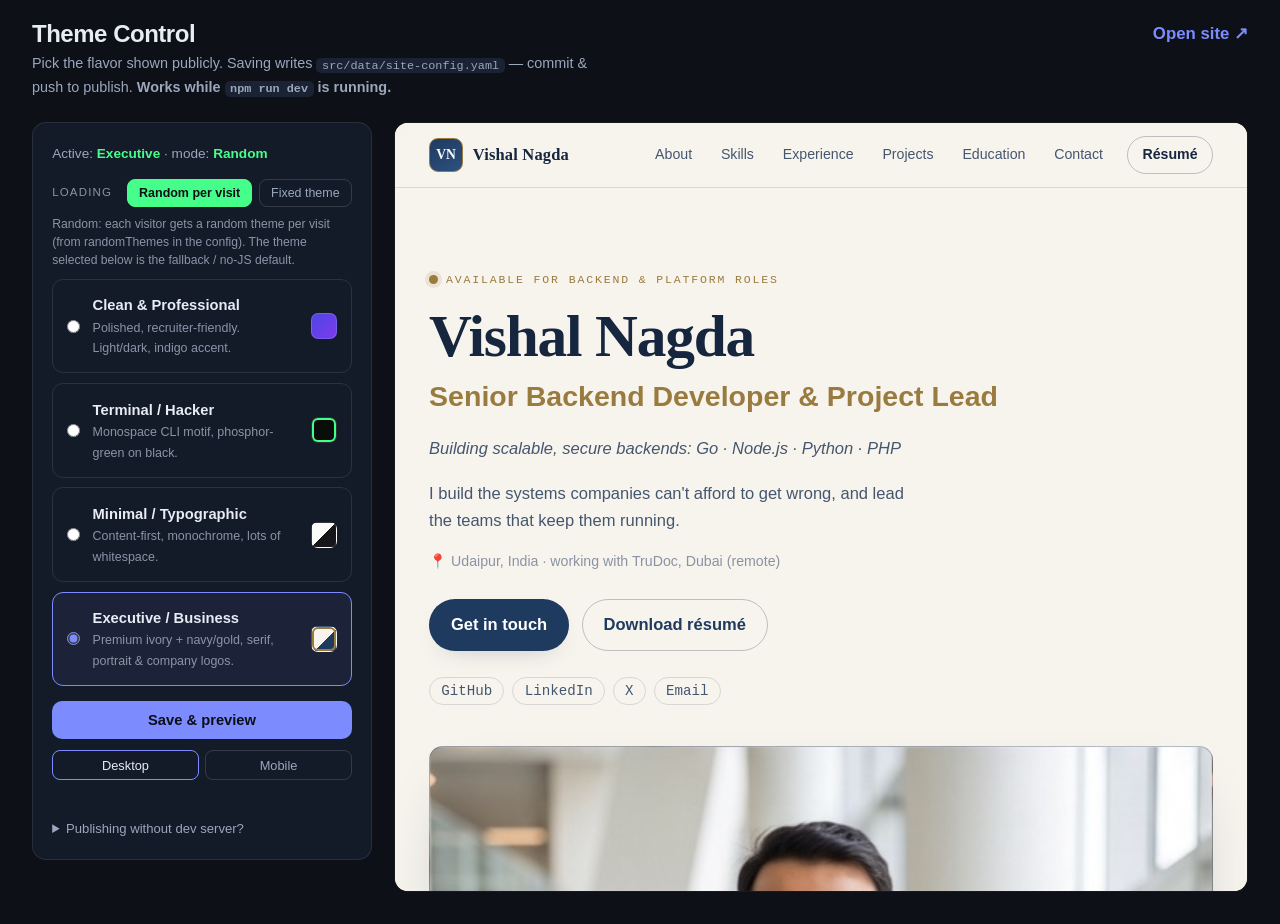
<file: admin/index.html>
<!DOCTYPE html><html lang="en" data-theme="executive" data-default-theme="executive" data-theme-mode="random" data-random-pool="clean,terminal,minimal,executive"> <head><meta charset="utf-8"><meta name="viewport" content="width=device-width, initial-scale=1"><script>
      (function () {
        try {
          var root = document.documentElement;
          var path = location.pathname.replace(/\/+$/, '');
          if (path.slice(-6) === '/admin') return;
          // `valid` = all selectable themes (for ?theme= / saved preview).
          // `randomPool` = themes eligible for random per-visit (driven by config).
          var valid = ['clean', 'terminal', 'minimal', 'executive'];
          var randomPool = (root.getAttribute('data-random-pool') || '')
            .split(',').map(function (s) { return s.trim(); })
            .filter(function (s) { return valid.indexOf(s) !== -1; });
          if (!randomPool.length) randomPool = ['clean', 'terminal', 'minimal'];
          var inIframe = window.self !== window.top;
          var q = new URLSearchParams(location.search).get('theme');

          if (!inIframe) {
            if (q === 'reset' || q === 'default') localStorage.removeItem('preview-theme');
            else if (q && valid.indexOf(q) !== -1) localStorage.setItem('preview-theme', q);
          }

          var override = (q && valid.indexOf(q) !== -1) ? q : null;
          if (!override && !inIframe) {
            var stored = localStorage.getItem('preview-theme');
            if (stored && valid.indexOf(stored) !== -1) override = stored;
          }
          if (override) { root.setAttribute('data-theme', override); return; }

          if (!inIframe && root.getAttribute('data-theme-mode') === 'random') {
            root.setAttribute('data-theme', randomPool[Math.floor(Math.random() * randomPool.length)]);
          }
        } catch (e) {}
      })();
    </script><title>Theme Admin — Vishal Nagda</title><meta name="description" content="Private theme control panel"><meta name="robots" content="noindex, nofollow"><link rel="canonical" href="https://vishalnagda.dev/admin/"><!-- Open Graph --><meta property="og:type" content="website"><meta property="og:title" content="Theme Admin — Vishal Nagda"><meta property="og:description" content="Private theme control panel"><meta property="og:url" content="https://vishalnagda.dev/admin/"><meta property="og:image" content="https://vishalnagda.dev/og-image.svg"><meta property="og:site_name" content="Vishal Nagda"><!-- Twitter --><meta name="twitter:card" content="summary_large_image"><meta name="twitter:title" content="Theme Admin — Vishal Nagda"><meta name="twitter:description" content="Private theme control panel"><meta name="twitter:image" content="https://vishalnagda.dev/og-image.svg"><meta name="twitter:creator" content="@vishalnagda1"><meta name="author" content="Vishal Nagda"><meta name="theme-color" content="#0b0f17"><link rel="icon" href="/favicon.svg" type="image/svg+xml"><!-- Structured data --><script type="application/ld+json">{"@context":"https://schema.org","@type":"Person","name":"Vishal Nagda","jobTitle":"Senior Backend Developer & Project Lead","url":"https://vishalnagda.dev","email":"vishalnagda1@gmail.com","sameAs":["https://github.com/vishalnagda1","https://www.linkedin.com/in/vishalnagda1/","https://twitter.com/vishalnagda1"]}</script><link rel="stylesheet" href="/_astro/index.DijFONap.css">
<style>body:has(.admin){background:#0d1017}.admin{color:#e7ecf5;font-family:var(--font-sans);min-height:100vh;padding:1.25rem clamp(1rem,3vw,2rem) 2rem}.admin__bar{display:flex;justify-content:space-between;align-items:flex-start;gap:1rem;flex-wrap:wrap;margin-bottom:1.4rem}.admin__title{font-size:1.5rem}.admin__sub{color:#9aa7bd;font-size:.9rem;max-width:70ch;margin-top:.3rem}.admin__sub code,.admin__fallback code{font-family:var(--font-mono);background:#1b2233;padding:.05rem .35rem;border-radius:5px;font-size:.82em}.admin__home{color:#7c8cff;font-weight:600;white-space:nowrap}.admin__layout{display:grid;grid-template-columns:340px 1fr;gap:1.4rem;align-items:start}.admin__panel{background:#131a28;border:1px solid rgba(255,255,255,.09);border-radius:14px;padding:1.2rem;position:sticky;top:1rem}.admin__current{font-size:.85rem;color:#9aa7bd;margin-bottom:.9rem}.admin__current strong{color:#46ff8a;text-transform:capitalize}.admin__mode{display:flex;align-items:center;gap:.4rem;margin-bottom:.5rem}.admin__mode-title{font-size:.72rem;text-transform:uppercase;letter-spacing:.1em;color:#8b94a7;margin-right:auto}.admin__modebtn{background:transparent;color:#9aa7bd;border:1px solid rgba(255,255,255,.14);border-radius:8px;padding:.35rem .7rem;cursor:pointer;font-size:.78rem}.admin__modebtn.is-on{color:#0b0f17;background:#46ff8a;border-color:#46ff8a;font-weight:700}.admin__hint{font-size:.76rem;color:#8b94a7;line-height:1.5;margin-bottom:.6rem;min-height:1.2rem}.admin__opt{display:flex;align-items:center;gap:.8rem;padding:.85rem;border:1px solid rgba(255,255,255,.1);border-radius:11px;margin-bottom:.6rem;cursor:pointer;transition:border-color .15s,background .15s}.admin__opt:hover{border-color:#7c8cff99}.admin__opt.is-selected{border-color:#7c8cff;background:#7c8cff14}.admin__opt input{accent-color:#7c8cff}.admin__opt-main{display:flex;flex-direction:column;flex:1}.admin__opt-name{font-weight:600;font-size:.92rem}.admin__opt-desc{color:#8b94a7;font-size:.78rem}.admin__swatch{width:26px;height:26px;border-radius:7px;flex-shrink:0;border:1px solid rgba(255,255,255,.15)}.admin__swatch[data-swatch=clean]{background:linear-gradient(135deg,#4f46e5,#7c3aed)}.admin__swatch[data-swatch=terminal]{background:#0a0e0a;box-shadow:inset 0 0 0 2px #46ff8a}.admin__swatch[data-swatch=minimal]{background:linear-gradient(135deg,#fbfbf9 50%,#16161a 50%)}.admin__swatch[data-swatch=executive]{background:linear-gradient(135deg,#f7f4ee 55%,#1f3a5f 55%);box-shadow:inset 0 0 0 2px #9a7b3f}.admin__actions{display:flex;flex-direction:column;gap:.7rem;margin-top:.9rem}.admin__save{background:#7c8cff;color:#0b0f17;border:none;font-weight:700;padding:.7rem 1rem;border-radius:10px;cursor:pointer;font-size:.92rem}.admin__save:hover{background:#94a1ff}.admin__save:disabled{opacity:.6;cursor:default}.admin__viewport{display:flex;gap:.4rem}.admin__viewport button{flex:1;background:transparent;color:#9aa7bd;border:1px solid rgba(255,255,255,.14);border-radius:8px;padding:.4rem;cursor:pointer;font-size:.8rem}.admin__viewport button.is-on{color:#e7ecf5;border-color:#7c8cff}.admin__status{font-size:.82rem;min-height:1.1rem;margin-top:.3rem}.admin__status.ok{color:#46ff8a}.admin__status.err{color:#ff6b6b}.admin__fallback{margin-top:1rem;font-size:.82rem;color:#9aa7bd}.admin__fallback summary{cursor:pointer}.admin__fallback p{margin-top:.5rem;line-height:1.6}.admin__preview{min-width:0}.admin__frame{border:1px solid rgba(255,255,255,.1);border-radius:14px;overflow:hidden;background:#000;height:calc(100vh - 130px);position:relative;display:flex;justify-content:center}.admin__frame.is-mobile iframe{width:390px}#preview{width:100%;height:100%;border:0;background:#fff}@media(max-width:820px){.admin__layout{grid-template-columns:1fr}.admin__panel{position:static}.admin__frame{height:70vh}}
</style></head> <body> <a class="skip-link" href="#main">Skip to content</a>  <main class="admin"> <header class="admin__bar"> <div> <h1 class="admin__title">Theme Control</h1> <p class="admin__sub">
Pick the flavor shown publicly. Saving writes <code>src/data/site-config.yaml</code> —
          commit &amp; push to publish. <strong>Works while <code>npm run dev</code> is running.</strong> </p> </div> <a class="admin__home" href="/" target="preview">Open site ↗</a> </header> <div class="admin__layout"> <section class="admin__panel" aria-label="Theme options"> <p class="admin__current">Active: <strong id="active-label">executive</strong> · mode: <strong id="mode-label">random</strong></p> <form id="theme-form"> <div class="admin__mode" role="radiogroup" aria-label="Theme loading mode"> <span class="admin__mode-title">Loading</span> <button type="button" class="admin__modebtn is-on" data-mode="random">Random per visit</button> <button type="button" class="admin__modebtn " data-mode="fixed">Fixed theme</button> </div> <p class="admin__hint" id="mode-hint"></p> <label class="admin__opt " data-opt="clean"> <input type="radio" name="theme" value="clean"> <span class="admin__opt-main"> <span class="admin__opt-name">Clean &amp; Professional</span> <span class="admin__opt-desc">Polished, recruiter-friendly. Light/dark, indigo accent.</span> </span> <span class="admin__swatch" data-swatch="clean"></span> </label><label class="admin__opt " data-opt="terminal"> <input type="radio" name="theme" value="terminal"> <span class="admin__opt-main"> <span class="admin__opt-name">Terminal / Hacker</span> <span class="admin__opt-desc">Monospace CLI motif, phosphor-green on black.</span> </span> <span class="admin__swatch" data-swatch="terminal"></span> </label><label class="admin__opt " data-opt="minimal"> <input type="radio" name="theme" value="minimal"> <span class="admin__opt-main"> <span class="admin__opt-name">Minimal / Typographic</span> <span class="admin__opt-desc">Content-first, monochrome, lots of whitespace.</span> </span> <span class="admin__swatch" data-swatch="minimal"></span> </label><label class="admin__opt is-selected" data-opt="executive"> <input type="radio" name="theme" value="executive" checked> <span class="admin__opt-main"> <span class="admin__opt-name">Executive / Business</span> <span class="admin__opt-desc">Premium ivory + navy/gold, serif, portrait &amp; company logos.</span> </span> <span class="admin__swatch" data-swatch="executive"></span> </label> <div class="admin__actions"> <button type="submit" class="admin__save">Save &amp; preview</button> <div class="admin__viewport"> <button type="button" data-vw="desktop" class="is-on">Desktop</button> <button type="button" data-vw="mobile">Mobile</button> </div> </div> <p class="admin__status" id="status" role="status"></p> </form> <details class="admin__fallback"> <summary>Publishing without dev server?</summary> <p>Set a theme: <code>npm run set-theme -- executive</code>. Toggle random:
<code>npm run set-theme -- random</code> / <code>fixed</code>. Or edit
<code>activeTheme</code> / <code>themeMode</code> in <code>src/data/site-config.yaml</code>, then commit.</p> </details> </section> <section class="admin__preview" aria-label="Live preview"> <div class="admin__frame" id="frame-wrap"> <iframe id="preview" name="preview" src="/?theme=executive" title="Live preview" loading="lazy"></iframe> </div> </section> </div> </main>  </body></html>  <script type="module">const n=document.getElementById("theme-form"),o=document.getElementById("status"),l=document.getElementById("preview"),r=document.getElementById("frame-wrap"),c=document.getElementById("active-label"),d=document.getElementById("mode-label"),u=document.getElementById("mode-hint"),i=n.querySelector(".admin__save");let a=(d.textContent||"fixed").trim();function m(){u.textContent=a==="random"?"Random: each visitor gets a random theme per visit (from randomThemes in the config). The theme selected below is the fallback / no-JS default.":"Fixed: every visitor sees the selected theme below."}m();n.querySelectorAll(".admin__modebtn").forEach(e=>{e.addEventListener("click",()=>{a=e.dataset.mode,n.querySelectorAll(".admin__modebtn").forEach(t=>t.classList.toggle("is-on",t===e)),m()})});n.querySelectorAll('input[name="theme"]').forEach(e=>{e.addEventListener("change",()=>{n.querySelectorAll(".admin__opt").forEach(t=>t.classList.toggle("is-selected",t.getAttribute("data-opt")===e.value)),l.src="/?theme="+e.value})});n.querySelectorAll(".admin__viewport button").forEach(e=>{e.addEventListener("click",()=>{n.querySelectorAll(".admin__viewport button").forEach(t=>t.classList.remove("is-on")),e.classList.add("is-on"),r.classList.toggle("is-mobile",e.dataset.vw==="mobile")})});n.addEventListener("submit",async e=>{e.preventDefault();const t=new FormData(n).get("theme");i.disabled=!0,o.textContent="Saving…",o.className="admin__status";try{const s=await fetch("/__set-theme",{method:"POST",headers:{"Content-Type":"application/json"},body:JSON.stringify({theme:t,mode:a})});if(!s.ok)throw new Error(`HTTP ${s.status}`);o.textContent=`✓ Saved (theme "${t}", ${a}). Commit site-config.yaml to publish.`,o.className="admin__status ok",c.textContent=t,d.textContent=a,l.src="/?theme="+t}catch{o.textContent="No dev endpoint (static build). Run `npm run set-theme -- "+t+"` / `-- "+a+"`, or edit site-config.yaml.",o.className="admin__status err"}finally{i.disabled=!1}});</script>
</file>
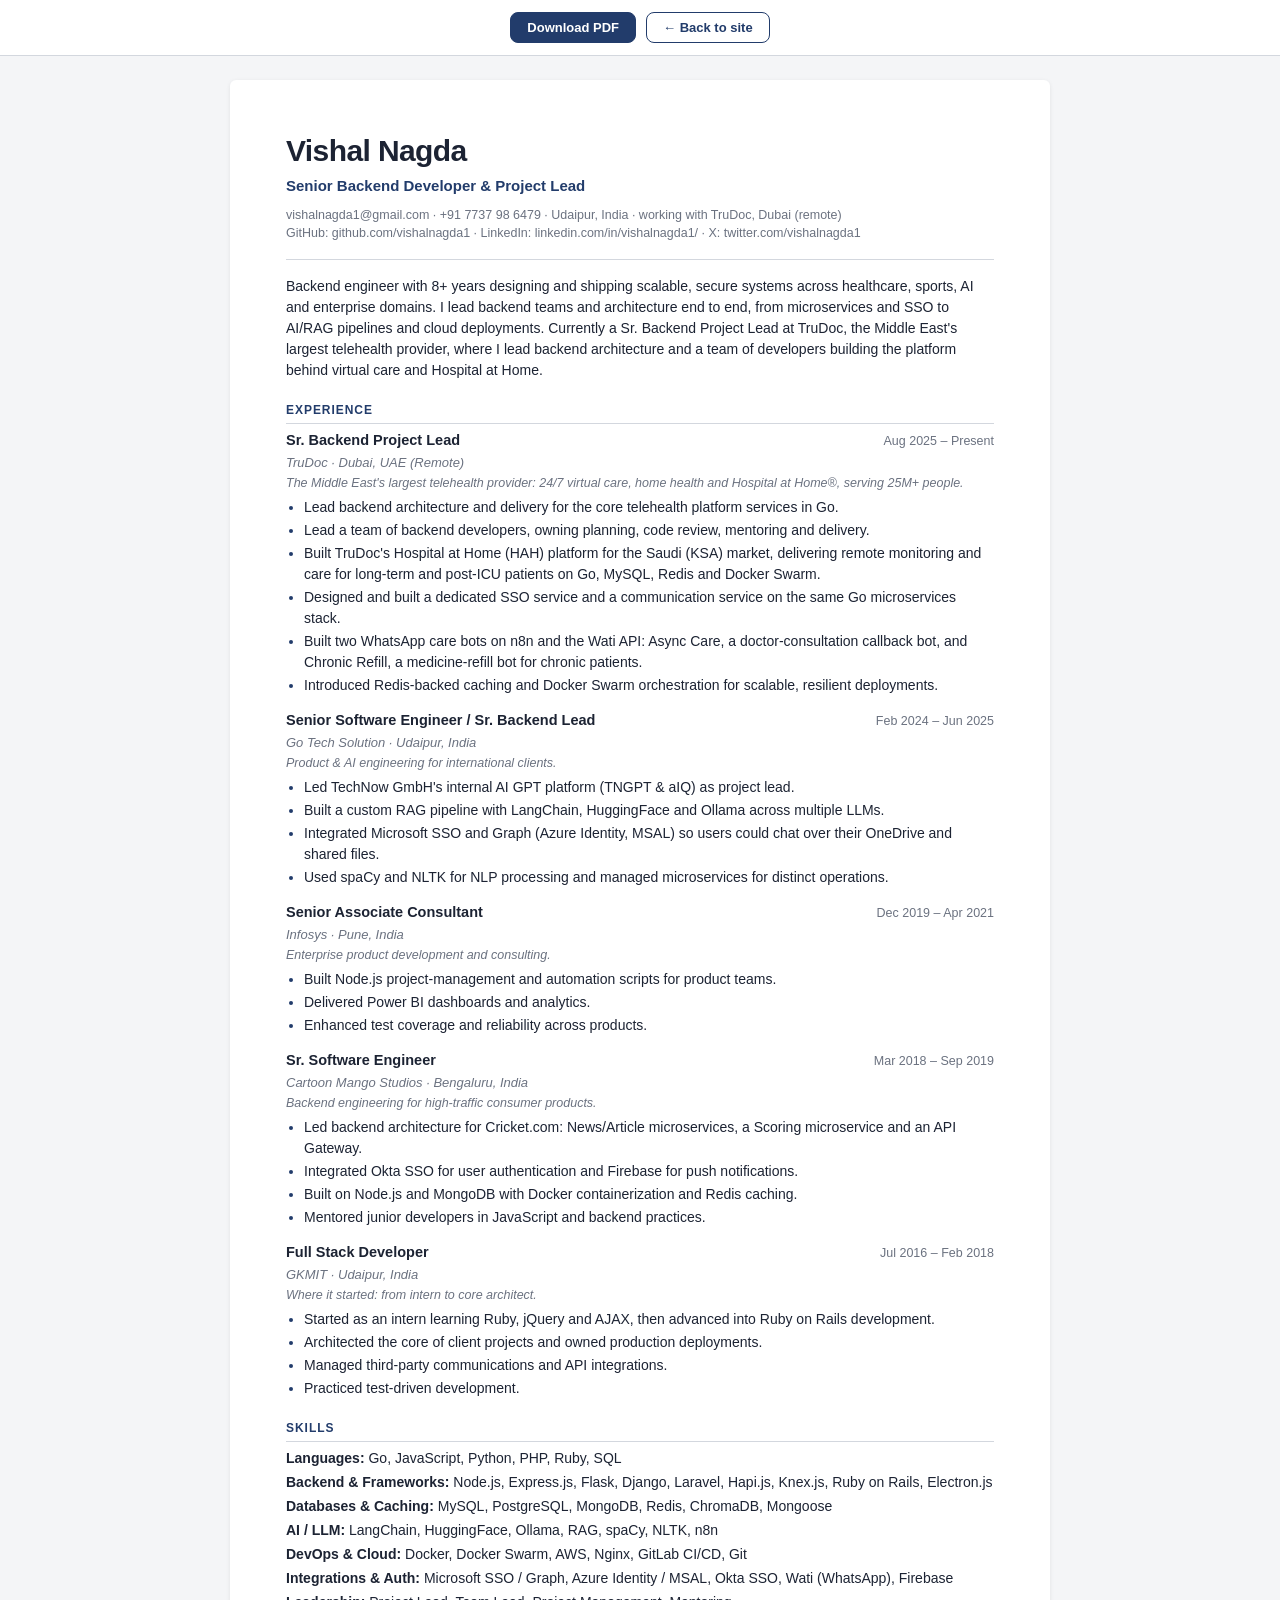
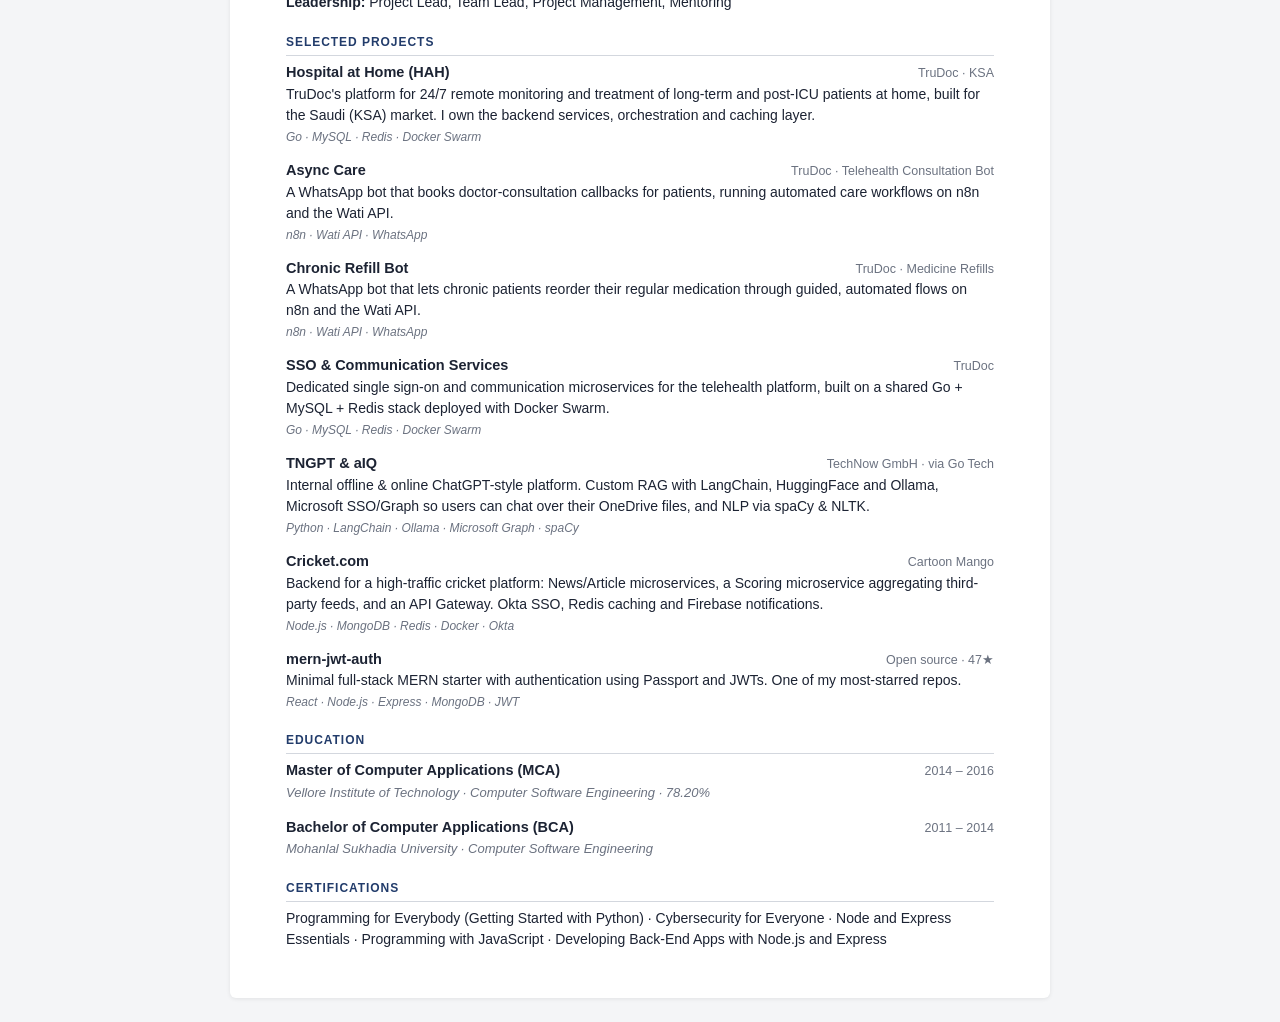
<file: resume/index.html>
<!DOCTYPE html><html lang="en" data-astro-cid-ruvg6z4q> <head><meta charset="utf-8"><meta name="viewport" content="width=device-width, initial-scale=1"><meta name="robots" content="noindex, nofollow"><title>Vishal Nagda — Résumé</title><style>:root{--ink: #1c2333;--muted: #6b7280;--accent: #223c6b;--rule: #d3d7de;--bg: #f4f5f7;--paper: #ffffff}[data-astro-cid-ruvg6z4q]{box-sizing:border-box}html,body{margin:0;padding:0}body{background:var(--bg);color:var(--ink);font-family:-apple-system,BlinkMacSystemFont,Segoe UI,Helvetica,Arial,sans-serif;font-size:14px;line-height:1.5;-webkit-font-smoothing:antialiased}.toolbar[data-astro-cid-ruvg6z4q]{position:sticky;top:0;display:flex;gap:10px;align-items:center;justify-content:center;padding:12px;background:var(--paper);border-bottom:1px solid var(--rule);z-index:10}.btn[data-astro-cid-ruvg6z4q]{appearance:none;border:1px solid var(--accent);background:var(--accent);color:#fff;font:inherit;font-size:13px;font-weight:600;padding:8px 16px;border-radius:8px;cursor:pointer;text-decoration:none;line-height:1}.btn--ghost[data-astro-cid-ruvg6z4q]{background:transparent;color:var(--accent)}.btn[data-astro-cid-ruvg6z4q]:hover{opacity:.9}.page[data-astro-cid-ruvg6z4q]{max-width:820px;margin:24px auto;background:var(--paper);padding:48px 56px;border-radius:6px;box-shadow:0 1px 4px #00000014}h1[data-astro-cid-ruvg6z4q]{font-size:30px;margin:0;letter-spacing:-.02em}.label[data-astro-cid-ruvg6z4q]{color:var(--accent);font-size:15px;font-weight:600;margin:2px 0 8px}.meta[data-astro-cid-ruvg6z4q]{color:var(--muted);font-size:12.5px}.meta[data-astro-cid-ruvg6z4q] a[data-astro-cid-ruvg6z4q]{color:var(--muted);text-decoration:none}.meta[data-astro-cid-ruvg6z4q] a[data-astro-cid-ruvg6z4q]:hover{text-decoration:underline}.divider[data-astro-cid-ruvg6z4q]{border:0;border-top:1px solid var(--rule);margin:16px 0}.summary[data-astro-cid-ruvg6z4q]{margin:0 0 4px}section[data-astro-cid-ruvg6z4q]{margin-top:20px}h2[data-astro-cid-ruvg6z4q]{font-size:12px;text-transform:uppercase;letter-spacing:.08em;color:var(--accent);margin:0 0 6px;padding-bottom:4px;border-bottom:1px solid var(--rule)}.entry[data-astro-cid-ruvg6z4q]{margin-bottom:14px;break-inside:avoid}.entry[data-astro-cid-ruvg6z4q]:last-child{margin-bottom:0}.entry__head[data-astro-cid-ruvg6z4q]{display:flex;justify-content:space-between;align-items:baseline;gap:12px}.entry__title[data-astro-cid-ruvg6z4q]{font-weight:700;font-size:14.5px}.entry__dates[data-astro-cid-ruvg6z4q]{color:var(--muted);font-size:12.5px;white-space:nowrap}.entry__sub[data-astro-cid-ruvg6z4q]{color:var(--muted);font-style:italic;font-size:13px;margin:1px 0}.entry__context[data-astro-cid-ruvg6z4q]{color:var(--muted);font-style:italic;font-size:12.5px;margin:2px 0}ul[data-astro-cid-ruvg6z4q].bullets{margin:4px 0 0;padding-left:18px}ul[data-astro-cid-ruvg6z4q].bullets li[data-astro-cid-ruvg6z4q]{margin:2px 0}ul[data-astro-cid-ruvg6z4q].bullets li[data-astro-cid-ruvg6z4q]::marker{color:var(--accent)}.skill-row[data-astro-cid-ruvg6z4q]{margin:3px 0}.skill-row[data-astro-cid-ruvg6z4q] b[data-astro-cid-ruvg6z4q]{color:var(--ink)}.tech[data-astro-cid-ruvg6z4q]{color:var(--muted);font-style:italic;font-size:12px;margin-top:2px}.certs[data-astro-cid-ruvg6z4q]{margin:0}@media print{@page{size:A4;margin:14mm}html,body{background:#fff;font-size:10.5pt}.toolbar[data-astro-cid-ruvg6z4q]{display:none}.page[data-astro-cid-ruvg6z4q]{max-width:none;margin:0;padding:0;border-radius:0;box-shadow:none}a[data-astro-cid-ruvg6z4q]{color:inherit;text-decoration:none}.entry[data-astro-cid-ruvg6z4q],section[data-astro-cid-ruvg6z4q]{break-inside:avoid}}
</style></head> <body data-astro-cid-ruvg6z4q> <div class="toolbar" data-astro-cid-ruvg6z4q> <a class="btn" href="/vishal-nagda-resume.pdf" download data-astro-cid-ruvg6z4q>Download PDF</a> <a class="btn btn--ghost" href="/" data-astro-cid-ruvg6z4q>← Back to site</a> </div> <article class="page" data-astro-cid-ruvg6z4q> <header data-astro-cid-ruvg6z4q> <h1 data-astro-cid-ruvg6z4q>Vishal Nagda</h1> <div class="label" data-astro-cid-ruvg6z4q>Senior Backend Developer &amp; Project Lead</div> <div class="meta" data-astro-cid-ruvg6z4q> vishalnagda1@gmail.com   ·   +91 7737 98 6479   ·   Udaipur, India · working with TruDoc, Dubai (remote) </div> <div class="meta" data-astro-cid-ruvg6z4q> <a href="https://github.com/vishalnagda1" data-astro-cid-ruvg6z4q>GitHub: github.com/vishalnagda1</a>    ·   <a href="https://www.linkedin.com/in/vishalnagda1/" data-astro-cid-ruvg6z4q>LinkedIn: linkedin.com/in/vishalnagda1/</a>    ·   <a href="https://twitter.com/vishalnagda1" data-astro-cid-ruvg6z4q>X: twitter.com/vishalnagda1</a>  </div> </header> <hr class="divider" data-astro-cid-ruvg6z4q> <p class="summary" data-astro-cid-ruvg6z4q>Backend engineer with 8+ years designing and shipping scalable, secure systems across healthcare, sports, AI and enterprise domains. I lead backend teams and architecture end to end, from microservices and SSO to AI/RAG pipelines and cloud deployments. Currently a Sr. Backend Project Lead at TruDoc, the Middle East&#39;s largest telehealth provider, where I lead backend architecture and a team of developers building the platform behind virtual care and Hospital at Home.</p> <section data-astro-cid-ruvg6z4q> <h2 data-astro-cid-ruvg6z4q>Experience</h2> <div class="entry" data-astro-cid-ruvg6z4q> <div class="entry__head" data-astro-cid-ruvg6z4q> <span class="entry__title" data-astro-cid-ruvg6z4q>Sr. Backend Project Lead</span> <span class="entry__dates" data-astro-cid-ruvg6z4q>Aug 2025 – Present</span> </div> <div class="entry__sub" data-astro-cid-ruvg6z4q>TruDoc  ·  Dubai, UAE (Remote)</div> <div class="entry__context" data-astro-cid-ruvg6z4q>The Middle East&#39;s largest telehealth provider: 24/7 virtual care, home health and Hospital at Home®, serving 25M+ people.</div> <ul class="bullets" data-astro-cid-ruvg6z4q> <li data-astro-cid-ruvg6z4q>Lead backend architecture and delivery for the core telehealth platform services in Go.</li><li data-astro-cid-ruvg6z4q>Lead a team of backend developers, owning planning, code review, mentoring and delivery.</li><li data-astro-cid-ruvg6z4q>Built TruDoc&#39;s Hospital at Home (HAH) platform for the Saudi (KSA) market, delivering remote monitoring and care for long-term and post-ICU patients on Go, MySQL, Redis and Docker Swarm.</li><li data-astro-cid-ruvg6z4q>Designed and built a dedicated SSO service and a communication service on the same Go microservices stack.</li><li data-astro-cid-ruvg6z4q>Built two WhatsApp care bots on n8n and the Wati API: Async Care, a doctor-consultation callback bot, and Chronic Refill, a medicine-refill bot for chronic patients.</li><li data-astro-cid-ruvg6z4q>Introduced Redis-backed caching and Docker Swarm orchestration for scalable, resilient deployments.</li> </ul> </div><div class="entry" data-astro-cid-ruvg6z4q> <div class="entry__head" data-astro-cid-ruvg6z4q> <span class="entry__title" data-astro-cid-ruvg6z4q>Senior Software Engineer / Sr. Backend Lead</span> <span class="entry__dates" data-astro-cid-ruvg6z4q>Feb 2024 – Jun 2025</span> </div> <div class="entry__sub" data-astro-cid-ruvg6z4q>Go Tech Solution  ·  Udaipur, India</div> <div class="entry__context" data-astro-cid-ruvg6z4q>Product &amp; AI engineering for international clients.</div> <ul class="bullets" data-astro-cid-ruvg6z4q> <li data-astro-cid-ruvg6z4q>Led TechNow GmbH&#39;s internal AI GPT platform (TNGPT &amp; aIQ) as project lead.</li><li data-astro-cid-ruvg6z4q>Built a custom RAG pipeline with LangChain, HuggingFace and Ollama across multiple LLMs.</li><li data-astro-cid-ruvg6z4q>Integrated Microsoft SSO and Graph (Azure Identity, MSAL) so users could chat over their OneDrive and shared files.</li><li data-astro-cid-ruvg6z4q>Used spaCy and NLTK for NLP processing and managed microservices for distinct operations.</li> </ul> </div><div class="entry" data-astro-cid-ruvg6z4q> <div class="entry__head" data-astro-cid-ruvg6z4q> <span class="entry__title" data-astro-cid-ruvg6z4q>Senior Associate Consultant</span> <span class="entry__dates" data-astro-cid-ruvg6z4q>Dec 2019 – Apr 2021</span> </div> <div class="entry__sub" data-astro-cid-ruvg6z4q>Infosys  ·  Pune, India</div> <div class="entry__context" data-astro-cid-ruvg6z4q>Enterprise product development and consulting.</div> <ul class="bullets" data-astro-cid-ruvg6z4q> <li data-astro-cid-ruvg6z4q>Built Node.js project-management and automation scripts for product teams.</li><li data-astro-cid-ruvg6z4q>Delivered Power BI dashboards and analytics.</li><li data-astro-cid-ruvg6z4q>Enhanced test coverage and reliability across products.</li> </ul> </div><div class="entry" data-astro-cid-ruvg6z4q> <div class="entry__head" data-astro-cid-ruvg6z4q> <span class="entry__title" data-astro-cid-ruvg6z4q>Sr. Software Engineer</span> <span class="entry__dates" data-astro-cid-ruvg6z4q>Mar 2018 – Sep 2019</span> </div> <div class="entry__sub" data-astro-cid-ruvg6z4q>Cartoon Mango Studios  ·  Bengaluru, India</div> <div class="entry__context" data-astro-cid-ruvg6z4q>Backend engineering for high-traffic consumer products.</div> <ul class="bullets" data-astro-cid-ruvg6z4q> <li data-astro-cid-ruvg6z4q>Led backend architecture for Cricket.com: News/Article microservices, a Scoring microservice and an API Gateway.</li><li data-astro-cid-ruvg6z4q>Integrated Okta SSO for user authentication and Firebase for push notifications.</li><li data-astro-cid-ruvg6z4q>Built on Node.js and MongoDB with Docker containerization and Redis caching.</li><li data-astro-cid-ruvg6z4q>Mentored junior developers in JavaScript and backend practices.</li> </ul> </div><div class="entry" data-astro-cid-ruvg6z4q> <div class="entry__head" data-astro-cid-ruvg6z4q> <span class="entry__title" data-astro-cid-ruvg6z4q>Full Stack Developer</span> <span class="entry__dates" data-astro-cid-ruvg6z4q>Jul 2016 – Feb 2018</span> </div> <div class="entry__sub" data-astro-cid-ruvg6z4q>GKMIT  ·  Udaipur, India</div> <div class="entry__context" data-astro-cid-ruvg6z4q>Where it started: from intern to core architect.</div> <ul class="bullets" data-astro-cid-ruvg6z4q> <li data-astro-cid-ruvg6z4q>Started as an intern learning Ruby, jQuery and AJAX, then advanced into Ruby on Rails development.</li><li data-astro-cid-ruvg6z4q>Architected the core of client projects and owned production deployments.</li><li data-astro-cid-ruvg6z4q>Managed third-party communications and API integrations.</li><li data-astro-cid-ruvg6z4q>Practiced test-driven development.</li> </ul> </div> </section> <section data-astro-cid-ruvg6z4q> <h2 data-astro-cid-ruvg6z4q>Skills</h2> <div class="skill-row" data-astro-cid-ruvg6z4q><b data-astro-cid-ruvg6z4q>Languages:</b> Go, JavaScript, Python, PHP, Ruby, SQL</div><div class="skill-row" data-astro-cid-ruvg6z4q><b data-astro-cid-ruvg6z4q>Backend &amp; Frameworks:</b> Node.js, Express.js, Flask, Django, Laravel, Hapi.js, Knex.js, Ruby on Rails, Electron.js</div><div class="skill-row" data-astro-cid-ruvg6z4q><b data-astro-cid-ruvg6z4q>Databases &amp; Caching:</b> MySQL, PostgreSQL, MongoDB, Redis, ChromaDB, Mongoose</div><div class="skill-row" data-astro-cid-ruvg6z4q><b data-astro-cid-ruvg6z4q>AI / LLM:</b> LangChain, HuggingFace, Ollama, RAG, spaCy, NLTK, n8n</div><div class="skill-row" data-astro-cid-ruvg6z4q><b data-astro-cid-ruvg6z4q>DevOps &amp; Cloud:</b> Docker, Docker Swarm, AWS, Nginx, GitLab CI/CD, Git</div><div class="skill-row" data-astro-cid-ruvg6z4q><b data-astro-cid-ruvg6z4q>Integrations &amp; Auth:</b> Microsoft SSO / Graph, Azure Identity / MSAL, Okta SSO, Wati (WhatsApp), Firebase</div><div class="skill-row" data-astro-cid-ruvg6z4q><b data-astro-cid-ruvg6z4q>Leadership:</b> Project Lead, Team Lead, Project Management, Mentoring</div> </section> <section data-astro-cid-ruvg6z4q> <h2 data-astro-cid-ruvg6z4q>Selected Projects</h2> <div class="entry" data-astro-cid-ruvg6z4q> <div class="entry__head" data-astro-cid-ruvg6z4q> <span class="entry__title" data-astro-cid-ruvg6z4q>Hospital at Home (HAH)</span> <span class="entry__dates" data-astro-cid-ruvg6z4q>TruDoc · KSA</span> </div> <div data-astro-cid-ruvg6z4q>TruDoc&#39;s platform for 24/7 remote monitoring and treatment of long-term and post-ICU patients at home, built for the Saudi (KSA) market. I own the backend services, orchestration and caching layer.</div> <div class="tech" data-astro-cid-ruvg6z4q>Go · MySQL · Redis · Docker Swarm</div> </div><div class="entry" data-astro-cid-ruvg6z4q> <div class="entry__head" data-astro-cid-ruvg6z4q> <span class="entry__title" data-astro-cid-ruvg6z4q>Async Care</span> <span class="entry__dates" data-astro-cid-ruvg6z4q>TruDoc · Telehealth Consultation Bot</span> </div> <div data-astro-cid-ruvg6z4q>A WhatsApp bot that books doctor-consultation callbacks for patients, running automated care workflows on n8n and the Wati API.</div> <div class="tech" data-astro-cid-ruvg6z4q>n8n · Wati API · WhatsApp</div> </div><div class="entry" data-astro-cid-ruvg6z4q> <div class="entry__head" data-astro-cid-ruvg6z4q> <span class="entry__title" data-astro-cid-ruvg6z4q>Chronic Refill Bot</span> <span class="entry__dates" data-astro-cid-ruvg6z4q>TruDoc · Medicine Refills</span> </div> <div data-astro-cid-ruvg6z4q>A WhatsApp bot that lets chronic patients reorder their regular medication through guided, automated flows on n8n and the Wati API.</div> <div class="tech" data-astro-cid-ruvg6z4q>n8n · Wati API · WhatsApp</div> </div><div class="entry" data-astro-cid-ruvg6z4q> <div class="entry__head" data-astro-cid-ruvg6z4q> <span class="entry__title" data-astro-cid-ruvg6z4q>SSO &amp; Communication Services</span> <span class="entry__dates" data-astro-cid-ruvg6z4q>TruDoc</span> </div> <div data-astro-cid-ruvg6z4q>Dedicated single sign-on and communication microservices for the telehealth platform, built on a shared Go + MySQL + Redis stack deployed with Docker Swarm.</div> <div class="tech" data-astro-cid-ruvg6z4q>Go · MySQL · Redis · Docker Swarm</div> </div><div class="entry" data-astro-cid-ruvg6z4q> <div class="entry__head" data-astro-cid-ruvg6z4q> <span class="entry__title" data-astro-cid-ruvg6z4q>TNGPT &amp; aIQ</span> <span class="entry__dates" data-astro-cid-ruvg6z4q>TechNow GmbH · via Go Tech</span> </div> <div data-astro-cid-ruvg6z4q>Internal offline &amp; online ChatGPT-style platform. Custom RAG with LangChain, HuggingFace and Ollama, Microsoft SSO/Graph so users can chat over their OneDrive files, and NLP via spaCy &amp; NLTK.</div> <div class="tech" data-astro-cid-ruvg6z4q>Python · LangChain · Ollama · Microsoft Graph · spaCy</div> </div><div class="entry" data-astro-cid-ruvg6z4q> <div class="entry__head" data-astro-cid-ruvg6z4q> <span class="entry__title" data-astro-cid-ruvg6z4q>Cricket.com</span> <span class="entry__dates" data-astro-cid-ruvg6z4q>Cartoon Mango</span> </div> <div data-astro-cid-ruvg6z4q>Backend for a high-traffic cricket platform: News/Article microservices, a Scoring microservice aggregating third-party feeds, and an API Gateway. Okta SSO, Redis caching and Firebase notifications.</div> <div class="tech" data-astro-cid-ruvg6z4q>Node.js · MongoDB · Redis · Docker · Okta</div> </div><div class="entry" data-astro-cid-ruvg6z4q> <div class="entry__head" data-astro-cid-ruvg6z4q> <span class="entry__title" data-astro-cid-ruvg6z4q>mern-jwt-auth</span> <span class="entry__dates" data-astro-cid-ruvg6z4q>Open source · 47★</span> </div> <div data-astro-cid-ruvg6z4q>Minimal full-stack MERN starter with authentication using Passport and JWTs. One of my most-starred repos.</div> <div class="tech" data-astro-cid-ruvg6z4q>React · Node.js · Express · MongoDB · JWT</div> </div> </section> <section data-astro-cid-ruvg6z4q> <h2 data-astro-cid-ruvg6z4q>Education</h2> <div class="entry" data-astro-cid-ruvg6z4q> <div class="entry__head" data-astro-cid-ruvg6z4q> <span class="entry__title" data-astro-cid-ruvg6z4q>Master of Computer Applications (MCA)</span> <span class="entry__dates" data-astro-cid-ruvg6z4q>2014 – 2016</span> </div> <div class="entry__sub" data-astro-cid-ruvg6z4q>Vellore Institute of Technology  ·  Computer Software Engineering  ·  78.20%</div> </div><div class="entry" data-astro-cid-ruvg6z4q> <div class="entry__head" data-astro-cid-ruvg6z4q> <span class="entry__title" data-astro-cid-ruvg6z4q>Bachelor of Computer Applications (BCA)</span> <span class="entry__dates" data-astro-cid-ruvg6z4q>2011 – 2014</span> </div> <div class="entry__sub" data-astro-cid-ruvg6z4q>Mohanlal Sukhadia University  ·  Computer Software Engineering</div> </div> </section> <section data-astro-cid-ruvg6z4q> <h2 data-astro-cid-ruvg6z4q>Certifications</h2> <p class="certs" data-astro-cid-ruvg6z4q>Programming for Everybody (Getting Started with Python)   ·   Cybersecurity for Everyone   ·   Node and Express Essentials   ·   Programming with JavaScript   ·   Developing Back-End Apps with Node.js and Express</p> </section> </article> </body></html>
</file>
<file: _astro/index.DijFONap.css>
:root{--bg: #0b0f17;--bg-alt: #0e131d;--surface: #131a26;--surface-2: #1a2333;--text: #e8edf5;--text-muted: #9aa7bd;--text-faint: #6b7688;--border: rgba(255, 255, 255, .09);--border-strong: rgba(255, 255, 255, .16);--accent: #5b8cff;--accent-2: #7c5cff;--accent-contrast: #ffffff;--accent-soft: rgba(91, 140, 255, .12);--shadow: 0 10px 30px -12px rgba(0, 0, 0, .5);--shadow-sm: 0 4px 14px -8px rgba(0, 0, 0, .5);--radius: 14px;--radius-sm: 9px;--radius-lg: 22px;--max-width: 1080px;--gutter: clamp(1.1rem, 4vw, 2.5rem);--font-sans: -apple-system, BlinkMacSystemFont, "Segoe UI", Roboto, Helvetica, Arial, "Apple Color Emoji", sans-serif;--font-mono: ui-monospace, "SFMono-Regular", "SF Mono", Menlo, Consolas, "Liberation Mono", monospace;--font-display: var(--font-sans);--font-body: var(--font-sans);--step--1: clamp(.82rem, .78rem + .2vw, .9rem);--step-0: clamp(.95rem, .9rem + .25vw, 1.05rem);--step-1: clamp(1.15rem, 1.05rem + .5vw, 1.35rem);--step-2: clamp(1.45rem, 1.25rem + 1vw, 1.9rem);--step-3: clamp(1.9rem, 1.5rem + 2vw, 2.7rem);--step-4: clamp(2.6rem, 1.9rem + 3.4vw, 4.4rem);--ease: cubic-bezier(.22, 1, .36, 1)}*,*:before,*:after{box-sizing:border-box}*{margin:0}html{scroll-behavior:smooth;scroll-padding-top:84px;-webkit-text-size-adjust:100%}body{font-family:var(--font-body);font-size:var(--step-0);line-height:1.65;color:var(--text);background:var(--bg);-webkit-font-smoothing:antialiased;text-rendering:optimizeLegibility;overflow-x:hidden}h1,h2,h3,h4{line-height:1.15;font-weight:700;letter-spacing:-.02em}a{color:inherit;text-decoration:none}ul,ol{list-style:none;padding:0}img{max-width:100%;display:block}:focus-visible{outline:2px solid var(--accent);outline-offset:3px;border-radius:4px}.skip-link{position:absolute;left:-9999px;top:0;z-index:200;background:var(--accent);color:var(--accent-contrast);padding:.6rem 1rem;border-radius:0 0 var(--radius-sm) 0}.skip-link:focus{left:0}.container{width:100%;max-width:var(--max-width);margin-inline:auto;padding-inline:var(--gutter)}.section{padding-block:clamp(3.5rem,8vw,6.5rem);position:relative}.section--alt{background:var(--bg-alt)}.section-head{margin-bottom:clamp(2rem,4vw,3rem)}.section-head__index{display:inline-block;font-family:var(--font-mono);font-size:var(--step--1);color:var(--accent);letter-spacing:.1em;margin-bottom:.4rem}.section-head__title{font-family:var(--font-display);font-size:var(--step-3)}.section-head__kicker{color:var(--text-muted);margin-top:.5rem;max-width:46ch}.btn{--btn-pad-y: .7rem;--btn-pad-x: 1.3rem;display:inline-flex;align-items:center;gap:.5rem;font-family:var(--font-body);font-size:var(--step-0);font-weight:600;padding:var(--btn-pad-y) var(--btn-pad-x);border-radius:999px;border:1px solid transparent;cursor:pointer;transition:transform .18s var(--ease),background .18s var(--ease),border-color .18s var(--ease),box-shadow .18s var(--ease),color .18s var(--ease);white-space:nowrap}.btn:hover{transform:translateY(-2px)}.btn--sm{--btn-pad-y: .4rem;--btn-pad-x: .9rem;font-size:var(--step--1)}.btn--primary{background:var(--accent);color:var(--accent-contrast);box-shadow:var(--shadow-sm)}.btn--primary:hover{box-shadow:0 12px 26px -12px var(--accent)}.btn--ghost,.btn--sm{background:transparent;color:var(--text);border-color:var(--border-strong)}.btn--ghost:hover,.btn--sm:hover{border-color:var(--accent);color:var(--accent)}.tag,.chip{display:inline-flex;align-items:center;font-family:var(--font-mono);font-size:var(--step--1);line-height:1.4;color:var(--text-muted);background:var(--surface);border:1px solid var(--border);padding:.25rem .6rem;border-radius:999px}.chip{color:var(--text);padding:.4rem .85rem}.tag--sm{font-size:.72rem;padding:.15rem .5rem}.nav{position:sticky;top:0;z-index:100;background:color-mix(in srgb,var(--bg) 82%,transparent);backdrop-filter:saturate(140%) blur(12px);-webkit-backdrop-filter:saturate(140%) blur(12px);border-bottom:1px solid var(--border)}.nav__inner{display:flex;align-items:center;justify-content:space-between;gap:1rem;height:64px}.nav__brand{display:flex;align-items:center;gap:.6rem;font-weight:700}.nav__mark{display:grid;place-items:center;width:34px;height:34px;border-radius:9px;font-family:var(--font-mono);font-size:.85rem;font-weight:700;color:var(--accent-contrast);background:linear-gradient(135deg,var(--accent),var(--accent-2))}.nav__brand-text{font-size:var(--step-0)}.nav__links{display:flex;align-items:center;gap:.4rem}.nav__link{padding:.45rem .7rem;border-radius:8px;font-size:var(--step--1);color:var(--text-muted);transition:color .15s,background .15s}.nav__link:hover{color:var(--text);background:var(--surface)}.nav__link.is-active{color:var(--accent)}.nav__resume{margin-left:.4rem}.nav__checkbox,.nav__hamburger{display:none}.hero{padding-block:clamp(3rem,9vw,7rem);position:relative;overflow:hidden}.hero__inner{display:grid;grid-template-columns:1.6fr 1fr;gap:clamp(1.5rem,5vw,4rem);align-items:center}.hero__body{min-width:0}.hero__eyebrow{display:inline-flex;align-items:center;flex-wrap:wrap;max-width:100%;gap:.5rem;font-family:var(--font-mono);font-size:var(--step--1);color:var(--text-muted);margin-bottom:1.1rem}.hero__status{width:9px;height:9px;border-radius:50%;background:#35d07f;box-shadow:0 0 0 4px #35d07f2e}.hero__prompt{display:none;font-family:var(--font-mono);color:var(--text-muted);font-size:var(--step-0);margin-bottom:.8rem}.hero__name{font-family:var(--font-display);font-size:var(--step-4);line-height:1.02;margin-bottom:.4rem}.hero__label{font-size:var(--step-2);font-weight:600;color:var(--accent);margin-bottom:.9rem}.hero__tagline{font-family:var(--font-mono);font-size:var(--step-0);color:var(--text-muted);margin-bottom:1.1rem}.hero__bio{max-width:52ch;color:var(--text-muted);margin-bottom:1rem}.hero__location{font-size:var(--step--1);color:var(--text-faint);margin-bottom:1.6rem}.hero__actions{display:flex;flex-wrap:wrap;gap:.8rem;margin-bottom:1.6rem}.hero__socials{display:flex;flex-wrap:wrap;gap:.5rem}.hero__social{font-family:var(--font-mono);font-size:var(--step--1);color:var(--text-muted);padding:.3rem .7rem;border:1px solid var(--border);border-radius:999px;transition:color .15s,border-color .15s,transform .15s}.hero__social:hover{color:var(--accent);border-color:var(--accent);transform:translateY(-2px)}.hero__aside{display:flex;flex-direction:column;gap:1.4rem}.hero__avatar{position:relative;overflow:hidden;display:grid;place-items:center;aspect-ratio:1;width:min(100%,260px);margin-inline:auto;border-radius:var(--radius-lg);font-family:var(--font-display);font-size:clamp(3.5rem,10vw,6rem);font-weight:800;letter-spacing:-.04em;color:var(--accent-contrast);background:linear-gradient(150deg,var(--accent),var(--accent-2));box-shadow:var(--shadow)}.hero__avatar-initials{line-height:1}.hero__avatar-img{position:absolute;inset:0;width:100%;height:100%;object-fit:cover;z-index:1}.hero__portrait,.timeline__logo{display:none}.hero__stats{display:grid;grid-template-columns:1fr 1fr;gap:.7rem}.hero__stat{padding:.9rem 1rem;border:1px solid var(--border);border-radius:var(--radius-sm);background:var(--surface)}.hero__stat-value{display:block;font-family:var(--font-display);font-size:var(--step-1);font-weight:700;color:var(--text)}.hero__stat-label{font-size:.78rem;color:var(--text-faint)}.about__grid{display:grid;grid-template-columns:1.7fr 1fr;gap:clamp(1.5rem,4vw,3rem);align-items:start}.about__prose p{color:var(--text-muted);margin-bottom:1.1rem;max-width:62ch}.about__prose p:first-child{color:var(--text);font-size:var(--step-1)}.about__focus{padding:1.4rem;border:1px solid var(--border);border-radius:var(--radius);background:var(--surface)}.about__focus-title{font-size:var(--step--1);text-transform:uppercase;letter-spacing:.12em;color:var(--text-faint);margin-bottom:1rem}.about__focus-list li{position:relative;padding-left:1.4rem;margin-bottom:.7rem;color:var(--text)}.about__focus-list li:before{content:"▹";position:absolute;left:0;color:var(--accent)}.skills__grid{display:grid;grid-template-columns:repeat(auto-fit,minmax(230px,1fr));gap:1.2rem}.skills__group{padding:1.3rem;border:1px solid var(--border);border-radius:var(--radius);background:var(--surface)}.skills__category{font-size:var(--step--1);text-transform:uppercase;letter-spacing:.1em;color:var(--accent);margin-bottom:.9rem}.skills__list{display:flex;flex-wrap:wrap;gap:.5rem}.timeline{position:relative;display:flex;flex-direction:column;gap:1.5rem}.timeline:before{content:"";position:absolute;left:8px;top:6px;bottom:6px;width:2px;background:var(--border)}.timeline__item{position:relative;padding-left:2.4rem}.timeline__marker{position:absolute;left:1px;top:6px;width:16px;height:16px;border-radius:50%;background:var(--bg);border:3px solid var(--accent)}.timeline__item:first-child .timeline__marker{background:var(--accent);box-shadow:0 0 0 5px var(--accent-soft)}.timeline__card{padding:1.3rem 1.4rem;border:1px solid var(--border);border-radius:var(--radius);background:var(--surface);transition:border-color .2s,transform .2s}.timeline__card:hover{border-color:var(--border-strong);transform:translate(3px)}.timeline__head{display:flex;flex-wrap:wrap;justify-content:space-between;align-items:baseline;gap:.5rem}.timeline__role{font-size:var(--step-1)}.timeline__period{font-family:var(--font-mono);font-size:var(--step--1);color:var(--text-faint)}.timeline__period.is-current{color:var(--accent)}.timeline__company{display:flex;flex-wrap:wrap;gap:.4rem;align-items:center;margin-top:.25rem;font-size:var(--step-0)}.timeline__company-name{font-weight:600;color:var(--text)}.timeline__dot{color:var(--text-faint)}.timeline__location{color:var(--text-faint);font-size:var(--step--1)}.timeline__context{color:var(--text-muted);font-style:italic;margin-top:.6rem;font-size:var(--step--1)}.timeline__highlights{margin-top:.9rem;display:flex;flex-direction:column;gap:.5rem}.timeline__highlights li{position:relative;padding-left:1.3rem;color:var(--text-muted);font-size:var(--step-0)}.timeline__highlights li:before{content:"▹";position:absolute;left:0;color:var(--accent)}.timeline__tech{display:flex;flex-wrap:wrap;gap:.4rem;margin-top:1rem}.projects__grid{display:grid;grid-template-columns:repeat(auto-fill,minmax(280px,1fr));gap:1.2rem}.project{display:flex;flex-direction:column;padding:1.4rem;border:1px solid var(--border);border-radius:var(--radius);background:var(--surface);transition:border-color .2s,transform .2s,box-shadow .2s}.project:hover{transform:translateY(-4px);border-color:var(--border-strong);box-shadow:var(--shadow)}.project__top{display:flex;justify-content:space-between;align-items:center;margin-bottom:.9rem}.project__badge{font-family:var(--font-mono);font-size:.7rem;text-transform:uppercase;letter-spacing:.08em;color:var(--accent);background:var(--accent-soft);padding:.2rem .55rem;border-radius:6px}.project--oss .project__badge{color:var(--text-muted);background:var(--surface-2)}.project__link{font-size:1.1rem;color:var(--text-faint);transition:color .15s,transform .15s}.project__link:hover{color:var(--accent);transform:translate(2px,-2px)}.project__name{font-size:var(--step-1);margin-bottom:.2rem}.project__subtitle{font-family:var(--font-mono);font-size:var(--step--1);color:var(--text-faint);margin-bottom:.8rem}.project__desc{color:var(--text-muted);font-size:var(--step-0);margin-bottom:1rem;flex:1}.project__tech{display:flex;flex-wrap:wrap;gap:.4rem}.projects__more{margin-top:2.5rem}.projects__more-title{font-size:var(--step--1);text-transform:uppercase;letter-spacing:.12em;color:var(--text-faint);margin-bottom:1rem}.projects__list{display:flex;flex-direction:column}.project-row{display:flex;justify-content:space-between;align-items:center;gap:1rem;padding:1rem 0;border-top:1px solid var(--border)}.project-row:last-child{border-bottom:1px solid var(--border)}.project-row__main{display:flex;flex-direction:column;gap:.15rem}.project-row__name{font-weight:600;font-family:var(--font-mono);font-size:var(--step-0)}.project-row__desc{color:var(--text-muted);font-size:var(--step--1);max-width:60ch}.project-row__meta{display:flex;align-items:center;gap:.7rem;flex-shrink:0}.project-row__tech{display:none;gap:.3rem}.project-row__link{color:var(--text-faint);font-size:1.1rem}.project-row__link:hover{color:var(--accent)}.github-callout{display:flex;flex-wrap:wrap;justify-content:space-between;align-items:center;gap:1rem;margin-top:2.5rem;padding:1.3rem 1.5rem;border:1px solid var(--border);border-radius:var(--radius);background:var(--surface);transition:border-color .2s,transform .2s}.github-callout:hover{border-color:var(--accent);transform:translateY(-2px)}.github-callout__stats{display:flex;flex-wrap:wrap;gap:1.4rem}.github-callout__stat{font-size:var(--step--1);color:var(--text-muted)}.github-callout__stat strong{font-family:var(--font-display);font-size:var(--step-1);color:var(--text);margin-right:.2rem}.github-callout__cta{font-weight:600;color:var(--accent)}.education__grid{display:grid;grid-template-columns:1.5fr 1fr;gap:clamp(1.5rem,4vw,3rem);align-items:start}.education__list{display:flex;flex-direction:column;gap:1.2rem}.education__item{padding:1.2rem 1.3rem;border:1px solid var(--border);border-radius:var(--radius);background:var(--surface)}.education__item-head{display:flex;flex-wrap:wrap;justify-content:space-between;gap:.5rem;align-items:baseline}.education__degree{font-size:var(--step-1)}.education__years{font-family:var(--font-mono);font-size:var(--step--1);color:var(--text-faint)}.education__institution{color:var(--accent);font-weight:600;margin-top:.2rem}.education__meta{color:var(--text-muted);font-size:var(--step--1);margin-top:.15rem}.education__subtitle{font-size:var(--step--1);text-transform:uppercase;letter-spacing:.12em;color:var(--text-faint);margin-bottom:1rem}.education__certs{display:flex;flex-direction:column;gap:.6rem}.education__cert{position:relative;padding-left:1.4rem;color:var(--text-muted);font-size:var(--step-0)}.education__cert:before{content:"✓";position:absolute;left:0;color:var(--accent);font-weight:700}.contact__inner{display:grid;grid-template-columns:1.2fr 1fr;gap:clamp(1.5rem,4vw,3rem);align-items:center}.contact__lead{font-size:var(--step-1);color:var(--text);max-width:40ch;margin-bottom:1.4rem}.contact__primary{font-family:var(--font-mono)}.contact__phone{font-family:var(--font-mono);color:var(--text-muted);margin-top:.8rem}.contact__resume{display:inline-block;margin-top:1.2rem;color:var(--text-muted);border-bottom:1px dashed var(--border-strong);padding-bottom:2px;transition:color .15s,border-color .15s}.contact__resume:hover{color:var(--accent);border-color:var(--accent)}.contact__resume-row{display:flex;flex-wrap:wrap;gap:.5rem 1.5rem;margin-top:1.2rem}.contact__resume-row .contact__resume{margin-top:0}.contact__links{display:grid;grid-template-columns:1fr 1fr;gap:.8rem}.contact__card{display:flex;flex-direction:column;gap:.2rem;padding:1rem 1.1rem;border:1px solid var(--border);border-radius:var(--radius-sm);background:var(--surface);transition:border-color .2s,transform .2s}.contact__card:hover{border-color:var(--accent);transform:translateY(-3px)}.contact__card-network{font-size:var(--step--1);font-weight:600;color:var(--text)}.contact__card-handle{font-family:var(--font-mono);font-size:.78rem;color:var(--text-faint);overflow:hidden;text-overflow:ellipsis}.footer{border-top:1px solid var(--border);padding-block:1.8rem}.footer__inner{display:flex;flex-wrap:wrap;justify-content:space-between;align-items:center;gap:1rem}.footer__note{font-size:var(--step--1);color:var(--text-faint)}.footer__links{display:flex;gap:1rem}.footer__links a{font-size:var(--step--1);color:var(--text-muted)}.footer__links a:hover{color:var(--accent)}@media(max-width:860px){.hero__inner{grid-template-columns:1fr}.hero__aside{flex-direction:row;align-items:center}.hero__avatar{width:130px;margin-inline:0}.hero__stats{flex:1}.about__grid,.education__grid,.contact__inner{grid-template-columns:1fr}}@media(max-width:720px){.nav__links{position:fixed;inset:64px 0 auto;flex-direction:column;align-items:stretch;gap:0;padding:.5rem var(--gutter) 1.2rem;background:var(--bg);border-bottom:1px solid var(--border);transform:translateY(-120%);transition:transform .3s var(--ease);box-shadow:var(--shadow)}.nav__checkbox:checked~.nav__links{transform:translateY(0)}.nav__link{padding:.8rem .4rem;border-bottom:1px solid var(--border)}.nav__resume{margin:.8rem 0 0;justify-content:center}.nav__hamburger{display:flex;flex-direction:column;justify-content:center;gap:5px;width:40px;height:40px;padding:8px;cursor:pointer}.nav__hamburger span{height:2px;background:var(--text);border-radius:2px;transition:transform .25s,opacity .25s}.nav__checkbox:checked~.nav__hamburger span:nth-child(1){transform:translateY(7px) rotate(45deg)}.nav__checkbox:checked~.nav__hamburger span:nth-child(2){opacity:0}.nav__checkbox:checked~.nav__hamburger span:nth-child(3){transform:translateY(-7px) rotate(-45deg)}.contact__links{grid-template-columns:1fr}.hero__aside{flex-direction:column}}@media(min-width:560px){.project-row__tech{display:flex}}@media(prefers-reduced-motion:reduce){html{scroll-behavior:auto}*,*:before,*:after{animation-duration:.001ms!important;transition-duration:.001ms!important}}:root[data-theme=clean]{--bg: #ffffff;--bg-alt: #f5f7fc;--surface: #ffffff;--surface-2: #eef1f8;--text: #0f172a;--text-muted: #4b5563;--text-faint: #8b94a7;--border: rgba(15, 23, 42, .1);--border-strong: rgba(15, 23, 42, .18);--accent: #4f46e5;--accent-2: #7c3aed;--accent-contrast: #ffffff;--accent-soft: rgba(79, 70, 229, .1);--shadow: 0 18px 40px -20px rgba(30, 41, 99, .35);--shadow-sm: 0 6px 18px -10px rgba(30, 41, 99, .3);--font-display: -apple-system, BlinkMacSystemFont, "Segoe UI", Roboto, Helvetica, Arial, sans-serif}:root[data-theme=clean] .hero:before{content:"";position:absolute;inset:0;background:radial-gradient(60% 55% at 80% 0%,rgba(124,58,237,.1),transparent 60%),radial-gradient(50% 50% at 5% 20%,rgba(79,70,229,.08),transparent 55%);pointer-events:none}@media(prefers-color-scheme:dark){:root[data-theme=clean]{--bg: #0b0f1a;--bg-alt: #0f1523;--surface: #141b2c;--surface-2: #1b2438;--text: #eaeff9;--text-muted: #a3adc2;--text-faint: #6f7a90;--border: rgba(255, 255, 255, .09);--border-strong: rgba(255, 255, 255, .17);--accent: #7c8cff;--accent-2: #a78bfa;--accent-soft: rgba(124, 140, 255, .14);--shadow: 0 18px 44px -18px rgba(0, 0, 0, .7);--shadow-sm: 0 6px 18px -10px rgba(0, 0, 0, .6)}}:root[data-theme=terminal]{--bg: #0a0e0a;--bg-alt: #0c110c;--surface: #0f150f;--surface-2: #131b13;--text: #d6f5d6;--text-muted: #7ab87a;--text-faint: #4f7a4f;--border: rgba(90, 220, 120, .18);--border-strong: rgba(90, 220, 120, .4);--accent: #46ff8a;--accent-2: #29d17a;--accent-contrast: #05100a;--accent-soft: rgba(70, 255, 138, .12);--shadow: 0 0 30px -8px rgba(70, 255, 138, .25);--shadow-sm: 0 0 16px -8px rgba(70, 255, 138, .25);--radius: 6px;--radius-sm: 4px;--radius-lg: 8px;--font-body: var(--font-mono);--font-display: var(--font-mono)}:root[data-theme=terminal] body{background-image:repeating-linear-gradient(0deg,rgba(70,255,138,.03) 0px,rgba(70,255,138,.03) 1px,transparent 1px,transparent 3px)}:root[data-theme=terminal] h1,:root[data-theme=terminal] h2,:root[data-theme=terminal] h3,:root[data-theme=terminal] h4{letter-spacing:0;font-weight:700}:root[data-theme=terminal] .nav__mark{background:transparent;border:1px solid var(--accent);color:var(--accent);border-radius:4px}:root[data-theme=terminal] .nav__brand-text:before{content:"~/";color:var(--text-faint)}:root[data-theme=terminal] .hero__prompt{display:block}:root[data-theme=terminal] .hero__prompt-user{color:var(--accent)}:root[data-theme=terminal] .hero__prompt-path{color:#6db3ff}:root[data-theme=terminal] .hero__eyebrow{border:1px solid var(--border);padding:.3rem .7rem;border-radius:4px}:root[data-theme=terminal] .hero__name{text-shadow:0 0 18px rgba(70,255,138,.35)}:root[data-theme=terminal] .hero__name:after{content:"_";color:var(--accent);animation:term-blink 1.1s steps(1) infinite}@keyframes term-blink{50%{opacity:0}}:root[data-theme=terminal] .hero__label{color:var(--accent)}:root[data-theme=terminal] .hero__avatar{background:var(--surface);color:var(--accent);border:1px solid var(--border-strong);box-shadow:var(--shadow);position:relative;font-size:clamp(3rem,8vw,5rem)}:root[data-theme=terminal] .hero__avatar:before{content:"● ● ●";position:absolute;top:.6rem;left:.8rem;font-size:.7rem;letter-spacing:.2em;color:var(--text-faint);z-index:2}:root[data-theme=terminal] .hero__avatar-img{top:1.9rem;height:calc(100% - 1.9rem)}:root[data-theme=terminal] .section-head{border-bottom:1px dashed var(--border);padding-bottom:1rem}:root[data-theme=terminal] .section-head__index{color:var(--text-faint)}:root[data-theme=terminal] .section-head[data-command]:before{content:"visitor@vishalnagda:~$ " attr(data-command);display:block;font-family:var(--font-mono);font-size:var(--step-0);color:var(--text-muted);margin-bottom:.5rem}:root[data-theme=terminal] .section-head__title{color:var(--accent)}:root[data-theme=terminal] .section-head__title:before{content:"# ";color:var(--text-faint)}:root[data-theme=terminal] .chip:before,:root[data-theme=terminal] .tag:before{content:"[";color:var(--text-faint);margin-right:1px}:root[data-theme=terminal] .chip:after,:root[data-theme=terminal] .tag:after{content:"]";color:var(--text-faint);margin-left:1px}:root[data-theme=terminal] .chip,:root[data-theme=terminal] .tag{border-radius:3px;background:transparent}:root[data-theme=terminal] .about__focus-list li:before,:root[data-theme=terminal] .timeline__highlights li:before{content:">"}:root[data-theme=terminal] .education__cert:before{content:"[x]";font-size:.75rem}:root[data-theme=terminal] .btn--primary{background:var(--accent);color:var(--accent-contrast);border-radius:4px;font-weight:700}:root[data-theme=terminal] .btn{border-radius:4px}:root[data-theme=terminal] .timeline__item:first-child .timeline__period.is-current:after{content:" ●";color:var(--accent)}:root[data-theme=minimal]{--bg: #fbfbf9;--bg-alt: #fbfbf9;--surface: transparent;--surface-2: #f0f0ec;--text: #16161a;--text-muted: #55555f;--text-faint: #9a9aa2;--border: rgba(20, 20, 25, .13);--border-strong: rgba(20, 20, 25, .28);--accent: #16161a;--accent-2: #16161a;--accent-contrast: #fbfbf9;--accent-soft: rgba(20, 20, 25, .06);--shadow: none;--shadow-sm: none;--radius: 0px;--radius-sm: 0px;--radius-lg: 0px;--max-width: 940px;--font-display: Georgia, "Times New Roman", "Iowan Old Style", serif}:root[data-theme=minimal] .skills__group,:root[data-theme=minimal] .timeline__card,:root[data-theme=minimal] .project,:root[data-theme=minimal] .education__item,:root[data-theme=minimal] .about__focus,:root[data-theme=minimal] .hero__stat,:root[data-theme=minimal] .contact__card,:root[data-theme=minimal] .github-callout{background:transparent;box-shadow:none}:root[data-theme=minimal] .hero__name{font-weight:600;letter-spacing:-.03em}:root[data-theme=minimal] .hero__label{color:var(--text);font-family:var(--font-display);font-style:italic;font-weight:400}:root[data-theme=minimal] .hero__avatar{background:transparent;color:var(--text);border:1px solid var(--border-strong);font-family:var(--font-display)}:root[data-theme=minimal] .nav__mark{background:transparent;color:var(--text);border:1px solid var(--border-strong);font-family:var(--font-display)}:root[data-theme=minimal] .section-head__index{color:var(--text-faint)}:root[data-theme=minimal] .section-head__title{font-family:var(--font-display);font-weight:600}:root[data-theme=minimal] .section-head__index,:root[data-theme=minimal] .skills__category,:root[data-theme=minimal] .education__institution,:root[data-theme=minimal] .github-callout__cta{color:var(--text)}:root[data-theme=minimal] .about__focus-list li:before,:root[data-theme=minimal] .timeline__highlights li:before,:root[data-theme=minimal] .education__cert:before{content:"—";color:var(--text-faint)}:root[data-theme=minimal] .timeline__marker{background:var(--bg);border-color:var(--border-strong)}:root[data-theme=minimal] .timeline__item:first-child .timeline__marker{background:var(--text)}:root[data-theme=minimal] .timeline__card{border:none;border-left:1px solid var(--border);border-radius:0;padding-block:.2rem}:root[data-theme=minimal] .timeline__card:hover{transform:none;border-color:var(--border-strong)}:root[data-theme=minimal] .skills__group,:root[data-theme=minimal] .education__item{border:none;border-top:1px solid var(--border);padding:1.2rem 0 0}:root[data-theme=minimal] .project{border:none;border-top:1px solid var(--border);padding:1.3rem 0 0}:root[data-theme=minimal] .project:hover{transform:none}:root[data-theme=minimal] .about__focus{border:none;border-top:1px solid var(--border-strong);padding:1.2rem 0 0}:root[data-theme=minimal] .chip{background:transparent;border-color:var(--border)}:root[data-theme=minimal] .github-callout{border:none;border-top:1px solid var(--border-strong);border-bottom:1px solid var(--border-strong);border-radius:0}:root[data-theme=minimal] .github-callout:hover{transform:none}:root[data-theme=minimal] .btn--primary{background:var(--text);color:var(--bg)}@media(prefers-color-scheme:dark){:root[data-theme=minimal]{--bg: #101012;--bg-alt: #101012;--surface-2: #1a1a1e;--text: #f2f2ef;--text-muted: #a9a9b0;--text-faint: #6c6c74;--border: rgba(255, 255, 255, .14);--border-strong: rgba(255, 255, 255, .3);--accent: #f2f2ef;--accent-2: #f2f2ef;--accent-contrast: #101012;--accent-soft: rgba(255, 255, 255, .08)}}:root[data-theme=executive]{--bg: #f7f4ee;--bg-alt: #efeae1;--surface: #ffffff;--surface-2: #f2ede3;--text: #17263f;--text-muted: #45566f;--text-faint: #8a93a3;--border: rgba(23, 38, 63, .14);--border-strong: rgba(23, 38, 63, .26);--accent: #1f3a5f;--accent-2: #9a7b3f;--accent-contrast: #ffffff;--accent-soft: rgba(31, 58, 95, .08);--gold: #9a7b3f;--gold-soft: rgba(154, 123, 63, .14);--shadow: 0 26px 60px -32px rgba(23, 38, 63, .4);--shadow-sm: 0 10px 26px -16px rgba(23, 38, 63, .35);--radius: 10px;--radius-sm: 7px;--radius-lg: 14px;--font-display: "Iowan Old Style", "Palatino Linotype", Palatino, Georgia, "Times New Roman", serif}:root[data-theme=executive] .section-head{border-bottom:1px solid var(--border);padding-bottom:1rem}:root[data-theme=executive] .section-head__index{color:var(--gold);letter-spacing:.22em;text-transform:uppercase}:root[data-theme=executive] .section-head__title{font-weight:600;letter-spacing:-.01em}:root[data-theme=executive] .nav{border-bottom:1px solid var(--border)}:root[data-theme=executive] .nav__mark{background:linear-gradient(150deg,var(--accent),#2d517f);border:1px solid var(--gold);font-family:var(--font-display)}:root[data-theme=executive] .nav__brand-text{font-family:var(--font-display);letter-spacing:.01em}:root[data-theme=executive] .nav__link.is-active{color:var(--gold)}:root[data-theme=executive] .hero__avatar{display:none}:root[data-theme=executive] .hero__aside{flex-direction:column}:root[data-theme=executive] .hero__portrait{display:block;width:100%;aspect-ratio:3 / 4;background-image:var(--portrait);background-size:cover;background-position:center top;border-radius:var(--radius-lg);border:1px solid var(--border-strong);box-shadow:var(--shadow);position:relative}:root[data-theme=executive] .hero__portrait:after{content:"";position:absolute;left:14px;right:14px;bottom:14px;height:3px;border-radius:3px;background:linear-gradient(90deg,var(--gold),transparent)}:root[data-theme=executive] .hero__eyebrow{color:var(--gold);text-transform:uppercase;letter-spacing:.16em;font-size:.72rem}:root[data-theme=executive] .hero__status{background:var(--gold);box-shadow:0 0 0 4px var(--gold-soft)}:root[data-theme=executive] .hero__name{font-weight:600;letter-spacing:-.02em}:root[data-theme=executive] .hero__label{color:var(--gold);font-weight:600}:root[data-theme=executive] .hero__tagline{font-family:var(--font-body);font-style:italic;color:var(--text-muted)}:root[data-theme=executive] .hero__stat{background:var(--surface);border-color:var(--border)}:root[data-theme=executive] .hero__stat-value{font-family:var(--font-display);color:var(--accent)}:root[data-theme=executive] .btn--primary{background:var(--accent);color:#fff}:root[data-theme=executive] .btn--primary:hover{background:#16304f}:root[data-theme=executive] .btn--ghost{border-color:var(--border-strong);color:var(--accent)}:root[data-theme=executive] .btn--ghost:hover{border-color:var(--gold);color:var(--gold)}:root[data-theme=executive] .chip,:root[data-theme=executive] .tag{background:var(--surface);border-color:var(--border);color:var(--text-muted)}:root[data-theme=executive] .skills__category,:root[data-theme=executive] .education__institution{color:var(--accent)}:root[data-theme=executive] .about__prose p:first-child{font-family:var(--font-display);font-weight:400}:root[data-theme=executive] .about__focus-list li:before,:root[data-theme=executive] .timeline__highlights li:before{content:"—";color:var(--gold)}:root[data-theme=executive] .education__cert:before{color:var(--gold)}:root[data-theme=executive] .timeline__logo{display:block;width:116px;height:46px;margin-bottom:.9rem;background-image:var(--logo);background-repeat:no-repeat;background-position:left center;background-size:contain}:root[data-theme=executive] .timeline__marker{border-color:var(--gold)}:root[data-theme=executive] .timeline__item:first-child .timeline__marker{background:var(--gold);box-shadow:0 0 0 5px var(--gold-soft)}:root[data-theme=executive] .timeline__period.is-current{color:var(--gold)}:root[data-theme=executive] .timeline__company-name{font-family:var(--font-display);font-size:1.05em}:root[data-theme=executive] .project__badge{color:var(--gold);background:var(--gold-soft)}:root[data-theme=executive] .project__name,:root[data-theme=executive] .github-callout__stat strong{font-family:var(--font-display);font-weight:600}:root[data-theme=executive] .github-callout__cta{color:var(--gold)}
</file>
